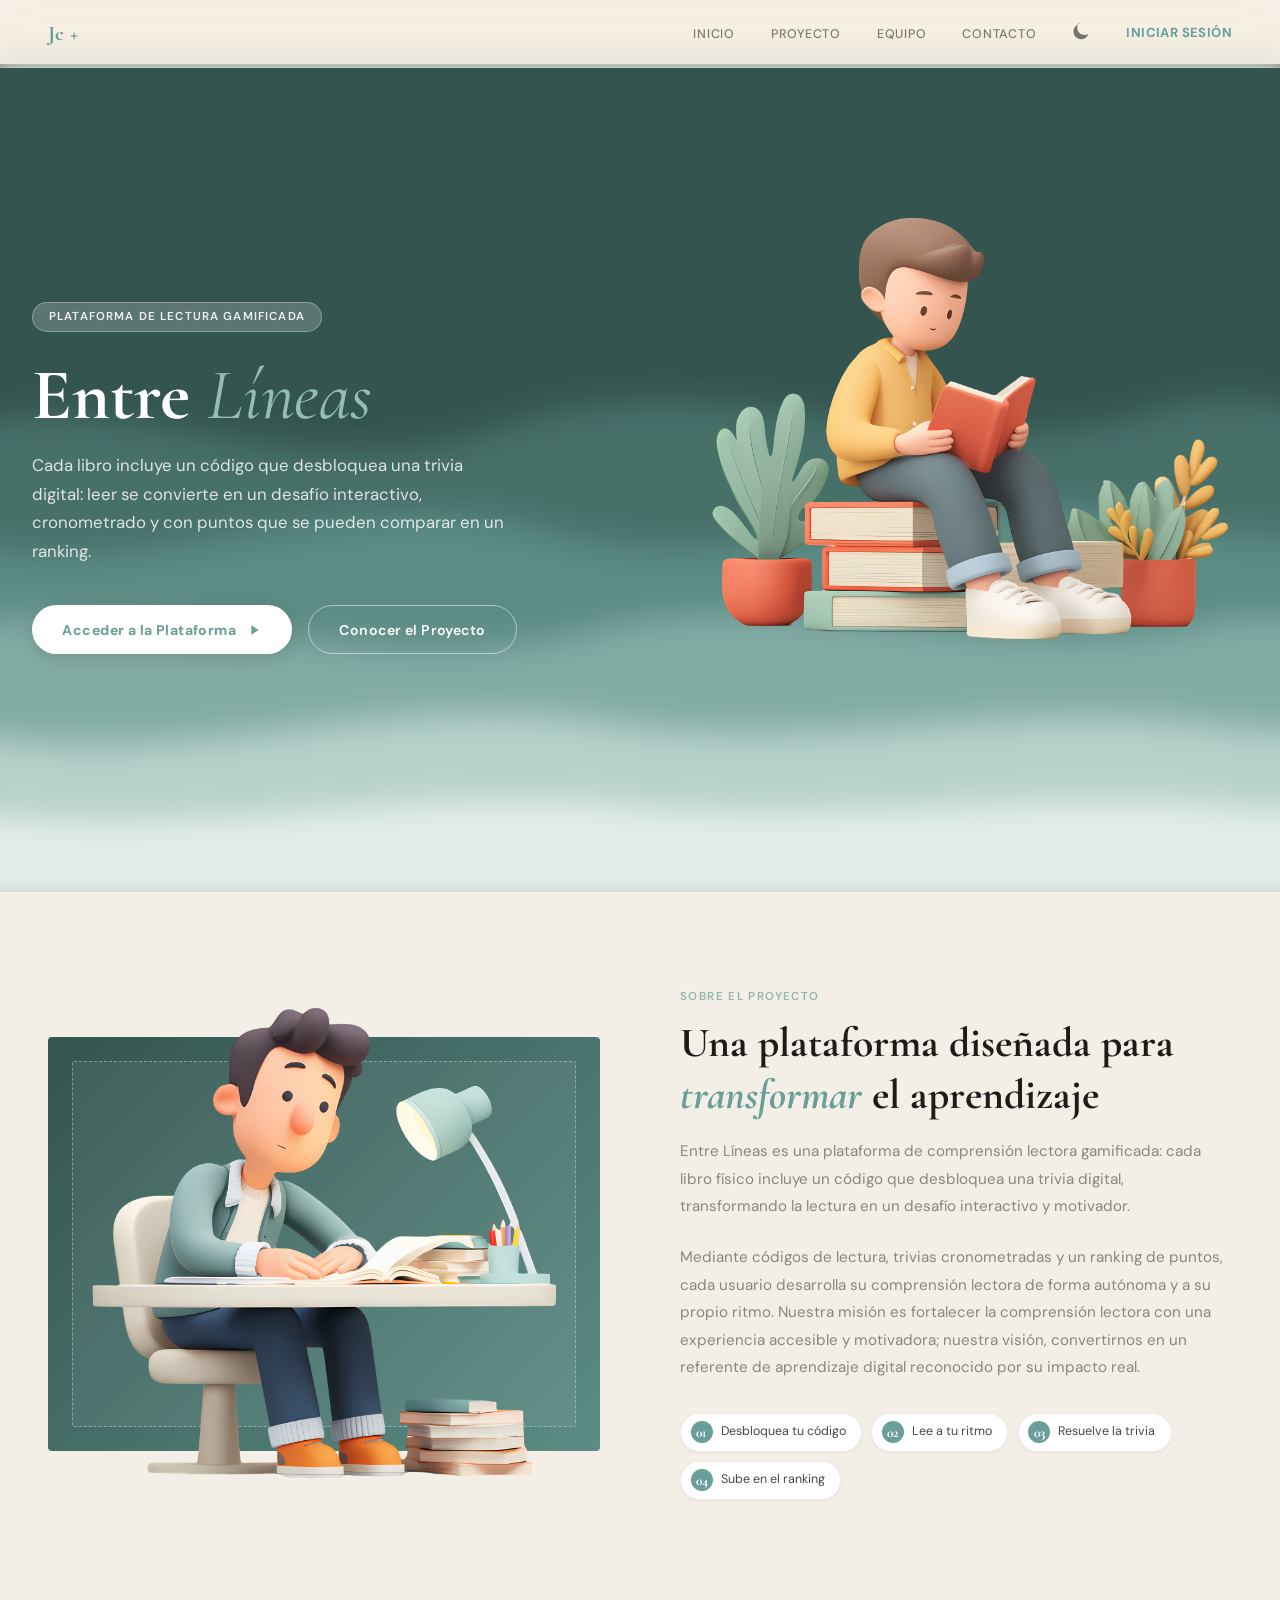
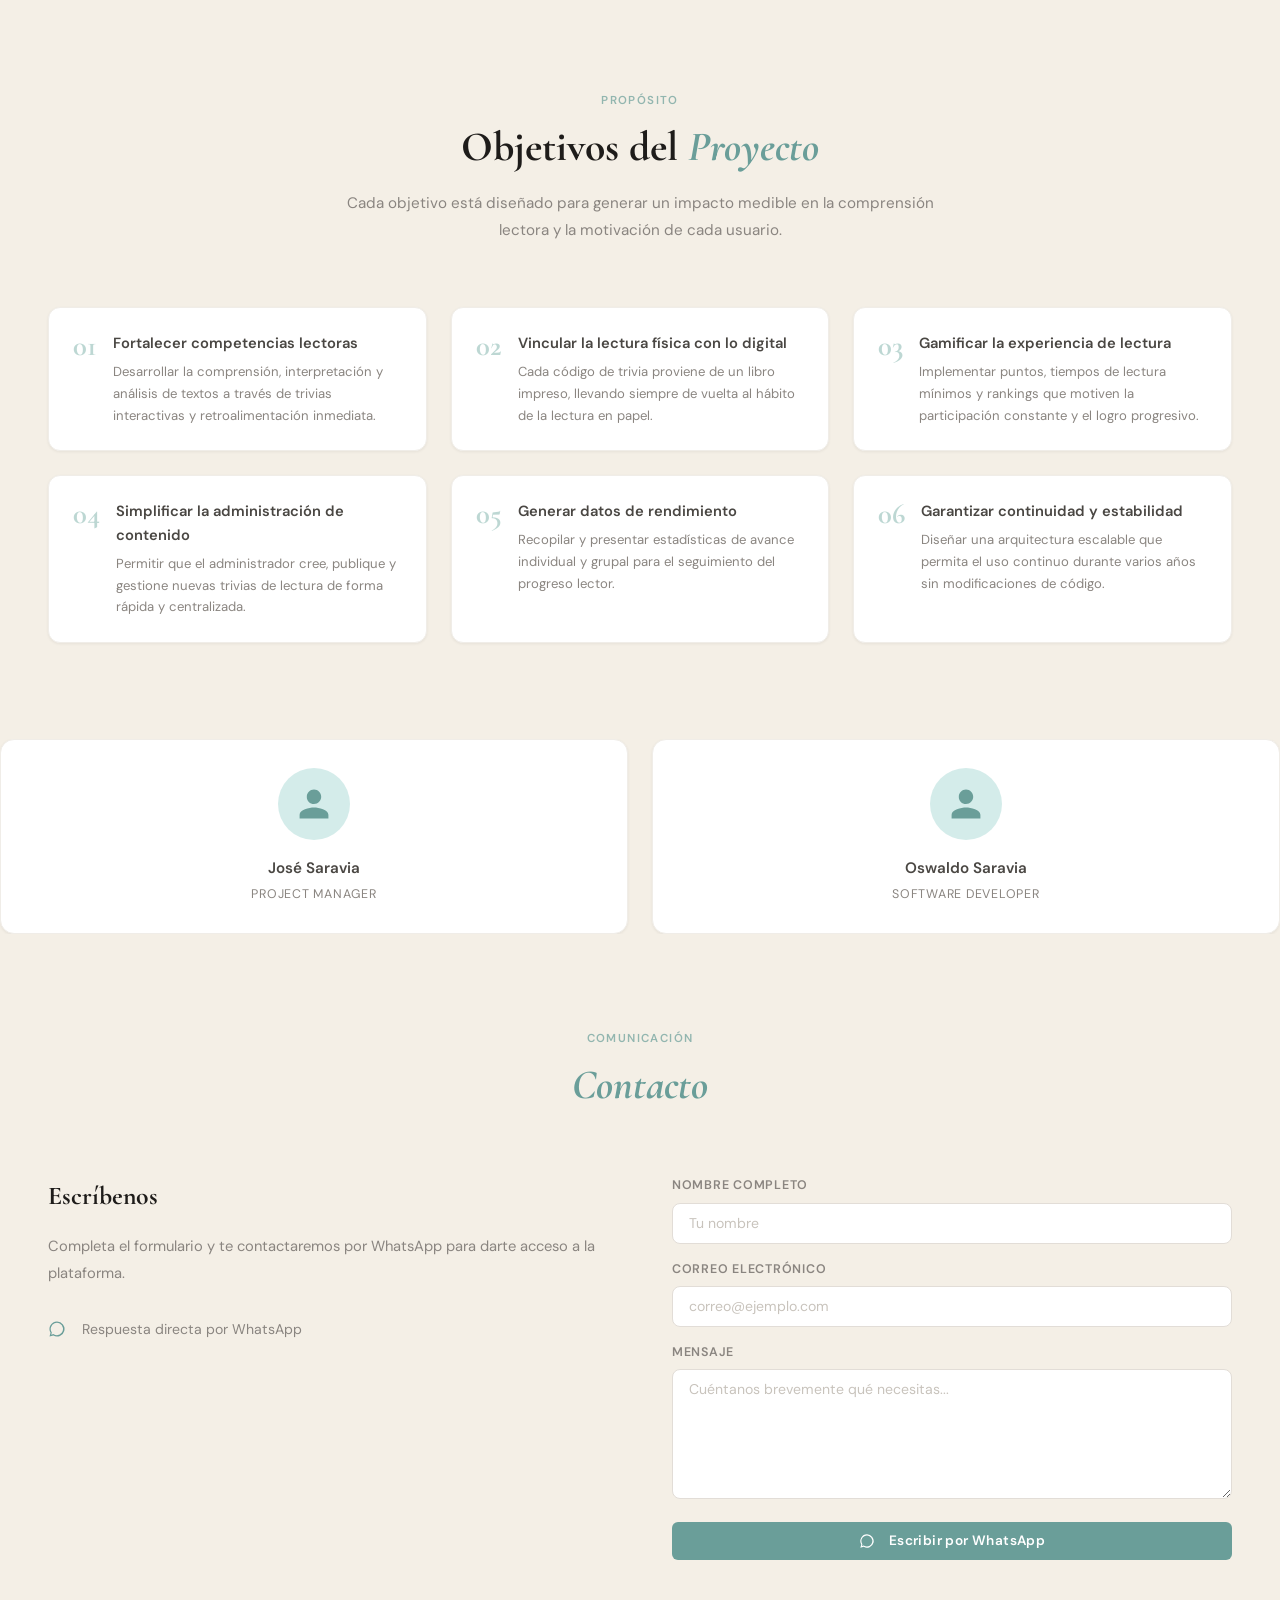
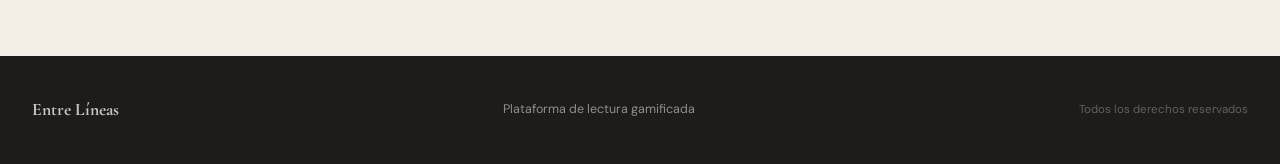
<file: index.html>
<!DOCTYPE html>
<html lang="es">
<head>
    <meta charset="UTF-8">
    <meta name="viewport" content="width=device-width, initial-scale=1.0">
    <title>Entre Líneas — Plataforma de Lectura Gamificada</title>
    <link rel="stylesheet" href="css/landing/landing.css">
    <link rel="manifest" href="/manifest.json">
    <meta name="theme-color" content="#ffffff">
</head>
<body>

<div id="el-loader">
    <div class="el-loader-waves">
        <svg viewBox="0 0 1440 500" preserveAspectRatio="none" xmlns="http://www.w3.org/2000/svg">
            <rect x="0" y="0" width="1440" height="500" fill="var(--wave-1)"/>
            <path fill="var(--wave-3)" d="M-80,230 C160,300 380,160 620,225 C860,290 1080,150 1320,215 C1400,238 1460,225 1520,235 L1520,640 L-80,640 Z"/>
            <path fill="var(--wave-5)" d="M-80,440 C200,500 420,395 680,435 C920,472 1140,405 1380,440 C1430,447 1470,440 1520,445 L1520,640 L-80,640 Z"/>
        </svg>
    </div>
    <div class="el-loader-center">
        <div class="el-loader-logo">Entre <em>Líneas</em></div>
        <div class="el-loader-bar"><div class="el-loader-bar-fill"></div></div>
        <div class="el-loader-tip">Cargando...</div>
    </div>
</div>

<div data-include="partials/navbar.html"></div>
<div data-include="partials/hero.html"></div>
<div data-include="partials/proyecto.html"></div>
<div data-include="partials/objetivos.html"></div>
<div data-include="partials/equipo.html"></div>
<div data-include="partials/contacto.html"></div>
<div data-include="partials/footer.html"></div>

<!-- ════════════════════════════════════════════════════════
     JAVASCRIPT LANDING
════════════════════════════════════════════════════════ -->
<script src="js/ui/notify.js"></script>
<script src="js/ui/theme.js"></script>
<script src="js/ui/waves.js"></script>
<script src="js/ui/includes.js"></script>
<script src="js/ui/loader.js"></script>
<script>
  if ('serviceWorker' in navigator) {
    navigator.serviceWorker.register('/sw.js');
  }
</script>
<script>
elLoadIncludes().then(() => {
    document.querySelector('.el-theme-toggle-icon').innerHTML = elThemeIconInicial();
    elInsertWaves('hero-waves-container', '68%', true);

    // ---------- MENÚ MÓVIL ----------
    window.toggleMenu = function () { document.getElementById('nav-links').classList.toggle('open'); };
    window.cerrarMenu = function () { document.getElementById('nav-links').classList.remove('open'); };

    // ---------- NAVBAR SCROLL ----------
    window.addEventListener('scroll', () => {
        const nav = document.getElementById('navbar');
        nav.style.boxShadow = window.scrollY > 20 ? '0 2px 20px rgba(0,0,0,0.08)' : 'none';
    });

    // ---------- EFECTO TYPING DEL TÍTULO ----------
    window.elTypingEffect = function () {
        const palabra1 = 'Entre', palabra2 = 'Líneas';
        const el1 = document.getElementById('typing-1');
        const el2 = document.getElementById('typing-2');
        const cursor = document.getElementById('typing-cursor');
        let i = 0, j = 0;
        function escribir1() {
            if (i <= palabra1.length) { el1.textContent = palabra1.slice(0, i); i++; setTimeout(escribir1, 70); }
            else setTimeout(escribir2, 150);
        }
        function escribir2() {
            if (j <= palabra2.length) { el2.textContent = palabra2.slice(0, j); j++; setTimeout(escribir2, 70); }
            else setTimeout(() => cursor.style.display = 'none', 1200);
        }
        escribir1();
    };
    elTypingEffect();
    setTimeout(elOcultarLoader, 400);

    // ---------- CONTACTO → WHATSAPP ----------
  
    window.WHATSAPP_CONTACTO = "51978159209";

    window.enviarContacto = function () {
        const nombre  = document.getElementById('contacto-nombre').value.trim();
        const correo  = document.getElementById('contacto-correo').value.trim();
        const mensaje = document.getElementById('contacto-mensaje').value.trim();

        if (!nombre || !correo) {
            elToast('Por favor completa al menos tu nombre y correo.', 'error');
            return;
        }

        const texto =
            `Hola, quiero solicitar acceso a Entre Líneas.%0A` +
            `Nombre: ${encodeURIComponent(nombre)}%0A` +
            `Correo: ${encodeURIComponent(correo)}` +
            (mensaje ? `%0AMensaje: ${encodeURIComponent(mensaje)}` : '');

        window.open(`https://wa.me/${window.WHATSAPP_CONTACTO}?text=${texto}`, '_blank');
    };
});
</script>

</body>
</html>
</file>
<file: css/landing/landing.css>
/* ============================================================
   ENTRE LÍNEAS v2 — css/landing/landing.css
   Estilos exclusivos de la página pública (index.html)
   ============================================================ */

@import url('../variables.css');

body { padding-top: 64px; }

/* ============================================================
   NAVBAR LANDING
   ============================================================ */
.navbar {
    position: fixed; top: 0; left: 0; width: 100%; height: 68px;
    background: rgba(244, 239, 230, 0.4);
    border-bottom: 1px solid rgba(255,255,255,0.25);
    backdrop-filter: blur(16px) saturate(160%);
    -webkit-backdrop-filter: blur(16px) saturate(160%);
    z-index: var(--z-nav);
    display: flex; align-items: center;
    transition: background var(--ease);
}
:root[data-theme="dark"] .navbar {
    background: rgba(20, 24, 22, 0.35);
    border-bottom-color: rgba(255,255,255,0.08);
}
.nav-container {
    max-width: 1500px; width: 100%; margin: 0 auto;
    padding: 0 clamp(1.25rem, 4vw, 3rem);
    display: flex; align-items: center; justify-content: space-between;
}
.nav-right { display: flex; align-items: center; gap: 2.25rem; }
.nav-logo {
    font-family: var(--font-serif);
    font-size: 1.3rem; font-weight: 700;
    color: var(--tierra-2);
    letter-spacing: 0.01em;
}
.nav-links {
    display: flex; list-style: none; gap: 2.25rem;
}
.nav-links a {
    position: relative;
    font-size: 0.78rem; font-weight: 500;
    text-transform: uppercase; letter-spacing: 0.06em;
    color: var(--gray-700); opacity: 0.7;
    transition: opacity var(--ease), color var(--ease);
    padding-bottom: 4px;
}
.nav-links a::after {
    content: ''; position: absolute; left: 0; bottom: 0;
    width: 100%; height: 2px; border-radius: 2px;
    background: var(--tierra-2);
    transform: scaleX(0); transform-origin: left;
    transition: transform 0.3s cubic-bezier(.22,1,.36,1);
}
.nav-links a:hover { opacity: 1; color: var(--tierra-2); }
.nav-links a:hover::after { transform: scaleX(1); }
.nav-cta {
    background: transparent;
    color: var(--tierra-2);
    padding: 0.4rem 0;
    font-size: 0.82rem; font-weight: 700;
    letter-spacing: 0.03em;
    text-transform: uppercase;
    border: none; border-bottom: 1.5px solid transparent;
    cursor: pointer;
    transition: border-color var(--ease), color var(--ease);
}
.nav-cta:hover { border-bottom-color: var(--tierra-2); }

.theme-toggle-nav {
    width: auto; height: auto; border-radius: 0;
    border: none; background: none;
    display: flex; align-items: center; justify-content: center; cursor: pointer;
    opacity: 0.75; transition: opacity var(--ease), transform var(--ease);
}
.theme-toggle-nav:hover { opacity: 1; transform: scale(1.1); }
.theme-toggle-nav svg { width: 18px; height: 18px; fill: var(--gray-700, #444); }

.menu-toggle {
    display: none; flex-direction: column; gap: 4px;
    background: transparent; border: none; padding: 4px;
}
.menu-toggle span {
    display: block; width: 22px; height: 1.5px;
    background: var(--tierra-1); border-radius: 2px;
    transition: transform var(--ease), opacity var(--ease);
}

/* ============================================================
   HERO
   ============================================================ */
.hero {
    background: var(--wave-1);
    min-height: 92vh;
    display: flex; align-items: center;
    position: relative; overflow: hidden;
    z-index: 1;
}
.hero-waves-container { position: absolute; inset: 0; z-index: 0; overflow: hidden; }
.hero-waves-container .el-waves-wrap { height: 100%; }
.hero-waves-container .el-waves-wrap { position: absolute; inset: 0; }

.hero-inner {
    max-width: 1500px; width: 100%; margin: 0 auto;
    padding: 4rem 2rem;
    display: grid; grid-template-columns: 1.05fr 0.95fr; gap: 3rem;
    align-items: center;
    position: relative; z-index: 2;
}
.hero-tag {
    display: inline-block;
    background: rgba(255,255,255,0.2);
    color: rgba(255,255,255,0.9);
    padding: 0.3rem 1rem;
    border-radius: 20px;
    font-size: 0.72rem; font-weight: 600;
    text-transform: uppercase; letter-spacing: 0.1em;
    margin-bottom: 1.5rem;
    border: 1px solid rgba(255,255,255,0.3);
}
.hero h1 {
    font-family: var(--font-serif);
    font-size: clamp(2.8rem, 6vw, 4.5rem);
    font-weight: 700; line-height: 1.1;
    color: #ffffff;
    margin-bottom: 1rem;
}
.hero h1 em { font-style: italic; font-weight: 400; color: var(--tierra-3); opacity: 1; }

/* Efecto typing del título */
.hero h1 .typing-cursor {
    display: inline-block; width: 3px; height: 0.85em;
    background: var(--tierra-3);
    margin-left: 4px; vertical-align: -0.1em;
    animation: el-blink 0.9s step-end infinite;
}
@keyframes el-blink { 0%, 100% { opacity: 1; } 50% { opacity: 0; } }
.hero-sub {
    font-size: 1.05rem; color: rgba(255,255,255,0.82);
    max-width: 480px; line-height: 1.7;
    margin-bottom: 2.5rem;
}
.hero-actions { display: flex; gap: 1rem; flex-wrap: wrap; }
.hero-btn-primary {
    background: var(--white);
    color: var(--tierra-2);
    padding: 0.9rem 1.9rem;
    border-radius: 999px;
    font-weight: 700; font-size: 0.88rem;
    letter-spacing: 0.03em;
    border: none; cursor: pointer;
    display: inline-flex; align-items: center; gap: 0.6rem;
    transition: transform var(--ease), box-shadow var(--ease), gap var(--ease);
    box-shadow: 0 4px 18px rgba(0,0,0,0.12);
}
.hero-btn-primary svg { width: 16px; height: 16px; fill: currentColor; transition: transform var(--ease); }
.hero-btn-primary:hover { transform: translateY(-3px); box-shadow: 0 10px 28px rgba(0,0,0,0.2); gap: 0.9rem; }
.hero-btn-primary:hover svg { transform: translateX(2px); }
.hero-btn-ghost {
    background: transparent;
    border: 1.5px solid rgba(255,255,255,0.5);
    color: var(--white);
    padding: 0.9rem 1.9rem;
    border-radius: 999px;
    font-weight: 600; font-size: 0.88rem;
    letter-spacing: 0.03em;
    cursor: pointer;
    transition: background var(--ease), border-color var(--ease), transform var(--ease);
}
.hero-btn-ghost:hover { background: rgba(255,255,255,0.12); border-color: rgba(255,255,255,0.85); transform: translateY(-3px); }

/* Galería polaroid flotante (trasladada aquí desde el login) */
.hero-gallery {
    position: relative; height: 560px;
    display: none;
}
.hero-gallery .polaroid {
    position: absolute; width: 152px;
    background: #fff; padding: 0.55rem 0.55rem 0.9rem; border-radius: 4px;
    box-shadow: 0 14px 34px rgba(0,0,0,0.25);
    animation: el-float 6s ease-in-out infinite;
}
.hero-gallery .polaroid img { width: 100%; aspect-ratio: 1/1; object-fit: cover; display: block; background: #e5ded2; }
.hero-gallery .polaroid-placeholder {
    width: 100%; aspect-ratio: 1/1; display: flex; align-items: center; justify-content: center;
    color: #b7ada0; background: #efe9df;
}
.hero-gallery .polaroid-placeholder svg { width: 24px; height: 24px; fill: currentColor; }
.hero-gallery .polaroid figcaption {
    font-family: var(--font-mono); font-size: 0.64rem; color: #555;
    text-align: center; margin-top: 0.45rem;
}
.hero-gallery .p-float-1 { top: 0%;   left: 4%;  width: 150px; transform: rotate(-7deg);  animation-delay: 0s; }
.hero-gallery .p-float-2 { top: 3%;   left: 40%; width: 132px; transform: rotate(4deg);   animation-delay: 1.2s; }
.hero-gallery .p-float-3 { top: 1%;   left: 72%; width: 158px; transform: rotate(6deg);   animation-delay: 2.1s; }
.hero-gallery .p-float-4 { top: 30%;  left: 0%;  width: 140px; transform: rotate(5deg);   animation-delay: 0.6s; }
.hero-gallery .p-float-5 { top: 27%;  left: 36%; width: 118px; transform: rotate(-3deg);  animation-delay: 1.8s; z-index: 2; }
.hero-gallery .p-float-6 { top: 34%;  left: 66%; width: 148px; transform: rotate(-6deg);  animation-delay: 2.6s; }
.hero-gallery .p-float-7 { top: 62%;  left: 20%; width: 160px; transform: rotate(3deg);   animation-delay: 3.2s; }

@keyframes el-float {
    0%, 100% { transform: translateY(0) rotate(var(--r, 0deg)); }
    50%      { transform: translateY(-14px) rotate(var(--r, 0deg)); }
}

@media (min-width: 860px) {
    .hero-gallery { display: block; }
}
@media (max-width: 859px) {
    .hero-inner { grid-template-columns: 1fr; }
}

/* ============================================================
   SECCIONES GENERALES
   ============================================================ */
.section {
    padding: 6rem clamp(1.25rem, 4vw, 3rem);
    position: relative;
}
.section-inner { max-width: 1420px; margin: 0 auto; }

.section-header {
    text-align: center;
    margin-bottom: 4rem;
}
.section-eyebrow {
    font-size: 0.72rem; font-weight: 600;
    text-transform: uppercase; letter-spacing: 0.12em;
    color: var(--tierra-2); opacity: 0.7;
    margin-bottom: 0.75rem;
    display: block;
}
.section-title {
    font-family: var(--font-serif);
    font-size: clamp(1.8rem, 4vw, 2.6rem);
    font-weight: 700; line-height: 1.25;
    color: var(--gray-900);
    margin-bottom: 1rem;
}
.section-title em { font-style: italic; color: var(--tierra-2); }
.section-desc {
    color: var(--gray-500);
    font-size: 0.95rem; max-width: 600px;
    margin: 0 auto; line-height: 1.75;
}

/* ============================================================
   MÓDULOS GRID
   ============================================================ */
.modules-grid {
    display: grid;
    grid-template-columns: repeat(auto-fit, minmax(210px, 1fr));
    gap: 1.25rem;
}
.module-card {
    border-radius: 14px;
    padding: 2rem 1.5rem;
    position: relative; overflow: hidden;
    transition: transform var(--ease), box-shadow var(--ease);
    cursor: default;
}
.module-card::before {
    content: '';
    position: absolute; top: -30px; right: -30px;
    width: 120px; height: 120px; border-radius: 50%;
    background: rgba(255,255,255,0.15);
}
.module-card:hover { transform: translateY(-4px); box-shadow: var(--shadow-md); }

.module-card.textos  { background: var(--textos-bg);  border: 1px solid var(--textos-light); }
.module-card.numeros { background: var(--numeros-bg); border: 1px solid var(--numeros-light); }
.module-card.ideas   { background: var(--ideas-bg);   border: 1px solid var(--ideas-light); }
.module-card.tiempos { background: var(--tiempos-bg); border: 1px solid var(--tiempos-light); }
.module-card.voces   { background: var(--voces-bg);   border: 1px solid var(--voces-light); }

.module-icon {
    width: 44px; height: 44px;
    margin-bottom: 1rem;
}
.module-icon svg { width: 100%; height: 100%; }
.textos  .module-icon svg { fill: var(--textos-accent);  }
.numeros .module-icon svg { fill: var(--numeros-accent); }
.ideas   .module-icon svg { fill: var(--ideas-accent);   }
.tiempos .module-icon svg { fill: var(--tiempos-accent); }
.voces   .module-icon svg { fill: var(--voces-accent);   }

.module-name {
    font-family: var(--font-serif);
    font-size: 1.2rem; font-weight: 700;
    color: var(--gray-900); margin-bottom: 0.5rem;
}
.module-desc { font-size: 0.82rem; color: var(--gray-500); line-height: 1.6; }

.module-missions {
    margin-top: 1.25rem;
    display: flex; flex-direction: column; gap: 0.4rem;
}
.mission-tag {
    font-size: 0.72rem; font-weight: 500;
    color: var(--gray-500); padding: 0.25rem 0;
    border-top: 1px solid rgba(0,0,0,0.06);
    letter-spacing: 0.02em;
}
.mission-tag:first-child { border-top: none; }

/* ============================================================
   SOBRE EL PROYECTO — dos columnas
   ============================================================ */
.about-grid {
    display: grid; grid-template-columns: 1fr 1fr; gap: 5rem;
    align-items: center;
}

/* Marco estético para colocar una imagen de referencia */
.about-frame {
    position: relative;
    aspect-ratio: 4/3;
    border-radius: 4px;
    background: linear-gradient(135deg, var(--wave-1), var(--wave-3));
    padding: 1.5rem;
}
.about-frame-corner {
    position: absolute; width: 34px; height: 34px;
    border: 2px solid rgba(255,255,255,0.75);
}
.about-frame-corner.tl { top: 0.6rem; left: 0.6rem; border-right: none; border-bottom: none; }
.about-frame-corner.tr { top: 0.6rem; right: 0.6rem; border-left: none; border-bottom: none; }
.about-frame-corner.bl { bottom: 0.6rem; left: 0.6rem; border-right: none; border-top: none; }
.about-frame-corner.br { bottom: 0.6rem; right: 0.6rem; border-left: none; border-top: none; }
.about-frame-inner {
    width: 100%; height: 100%; border-radius: 2px;
    background: rgba(255,255,255,0.06);
    border: 1px dashed rgba(255,255,255,0.35);
    display: flex; flex-direction: column; align-items: center; justify-content: center; gap: 0.85rem;
}
.about-frame-icon { width: 42px; height: 42px; fill: rgba(255,255,255,0.55); }
.about-frame-tip {
    font-size: 0.75rem; color: rgba(255,255,255,0.65);
    text-align: center; max-width: 220px; line-height: 1.5;
    padding: 0 1rem;
}

/* Pasos como chips compactos, junto al texto */
.about-steps-inline { display: flex; flex-wrap: wrap; gap: 0.6rem; margin-top: 0.5rem; }
.about-step-chip {
    display: flex; align-items: center; gap: 0.5rem;
    background: var(--white); border: 1px solid var(--gray-100);
    border-radius: 999px; padding: 0.45rem 0.95rem 0.45rem 0.6rem;
    font-size: 0.78rem; color: var(--gray-700);
    box-shadow: var(--shadow-xs);
}
.about-step-chip span {
    font-family: var(--font-serif); font-weight: 700; font-size: 0.85rem;
    color: var(--white); background: var(--tierra-2);
    width: 22px; height: 22px; border-radius: 50%;
    display: flex; align-items: center; justify-content: center;
    flex-shrink: 0;
}

/* ============================================================
   OBJETIVOS — lista con iconos
   ============================================================ */
.objetivos-grid {
    display: grid; grid-template-columns: repeat(auto-fit, minmax(280px, 1fr));
    gap: 1.5rem;
}
.objetivo-item {
    display: flex; gap: 1rem;
    background: var(--white);
    border-radius: 12px; padding: 1.5rem;
    box-shadow: var(--shadow-xs);
    border: 1px solid var(--gray-100);
    transition: transform var(--ease);
}
.objetivo-item:hover { transform: translateY(-2px); }
.objetivo-num {
    font-family: var(--font-serif);
    font-size: 1.8rem; font-weight: 700;
    color: var(--tierra-3); opacity: 0.6;
    flex-shrink: 0; line-height: 1;
}
.objetivo-text h4 { font-size: 0.92rem; font-weight: 600; color: var(--gray-700); margin-bottom: 0.35rem; }
.objetivo-text p  { font-size: 0.82rem; color: var(--gray-500); line-height: 1.65; }

/* ============================================================
   EQUIPO
   ============================================================ */
.team-grid {
    display: grid; grid-template-columns: repeat(auto-fit, minmax(200px, 1fr));
    gap: 1.5rem;
}
.team-card {
    background: var(--white);
    border-radius: 14px; padding: 1.75rem 1.25rem;
    text-align: center;
    box-shadow: var(--shadow-xs);
    border: 1px solid var(--gray-100);
    transition: transform var(--ease);
}
.team-card:hover { transform: translateY(-3px); }
.team-avatar {
    width: 72px; height: 72px;
    border-radius: 50%;
    background: var(--textos-light);
    margin: 0 auto 1rem;
    display: flex; align-items: center; justify-content: center;
}
.team-avatar svg { width: 36px; height: 36px; fill: var(--tierra-2); }
.team-name { font-weight: 600; font-size: 0.95rem; color: var(--gray-700); margin-bottom: 0.3rem; }
.team-role { font-size: 0.78rem; color: var(--gray-500); text-transform: uppercase; letter-spacing: 0.06em; }

/* ============================================================
   CONTACTO
   ============================================================ */
.contacto-grid {
    display: grid; grid-template-columns: 1fr 1fr; gap: 4rem;
    align-items: start;
}
.contacto-info h3 {
    font-family: var(--font-serif);
    font-size: 1.6rem; font-weight: 700;
    color: var(--gray-900); margin-bottom: 1rem;
}
.contacto-info p { color: var(--gray-500); font-size: 0.92rem; line-height: 1.8; }
.contact-items { margin-top: 2rem; display: flex; flex-direction: column; gap: 1rem; }
.contact-item {
    display: flex; gap: 1rem; align-items: flex-start;
    font-size: 0.88rem; color: var(--gray-500);
}
.contact-item svg { width: 18px; height: 18px; fill: var(--tierra-2); flex-shrink: 0; margin-top: 2px; }

.contacto-form { display: flex; flex-direction: column; gap: 1rem; }
.contacto-form label { font-size: 0.78rem; font-weight: 600; text-transform: uppercase; letter-spacing: 0.06em; color: var(--gray-500); display: block; margin-bottom: 0.4rem; }
.contacto-form textarea.input { resize: vertical; min-height: 130px; }

/* ============================================================
   FOOTER
   ============================================================ */
.footer {
    background: var(--gray-900);
    color: rgba(255,255,255,0.5);
    padding: 2.5rem 2rem;
}
.footer-inner {
    max-width: 1420px; margin: 0 auto;
    display: flex; justify-content: space-between; align-items: center;
    flex-wrap: wrap; gap: 1rem;
}
.footer-logo {
    font-family: var(--font-serif);
    font-size: 1.1rem; font-weight: 700;
    color: rgba(255,255,255,0.75);
}
.footer-copy { font-size: 0.78rem; }

/* ============================================================
   RESPONSIVE
   ============================================================ */
@media (max-width: 900px) {
    .hero-inner      { grid-template-columns: 1fr; gap: 2.5rem; }
    .about-grid      { grid-template-columns: 1fr; gap: 2rem; }
    .contacto-grid   { grid-template-columns: 1fr; gap: 2rem; }
}
@media (max-width: 640px) {
    .nav-links    { display: none; }
    .menu-toggle  { display: flex; }
    .nav-links.open {
        display: flex; flex-direction: column;
        position: fixed; top: 68px; left: 0; right: 0;
        background: rgba(244,239,230,0.98);
        backdrop-filter: blur(16px);
        padding: 1.5rem 2rem;
        gap: 1.25rem; z-index: 999;
        border-bottom: 1px solid var(--gray-100);
    }
    :root[data-theme="dark"] .nav-links.open {
        background: rgba(20,24,22,0.98);
    }
    .section { padding: 4rem 1.25rem; }
    .modules-grid { grid-template-columns: 1fr 1fr; }
}
@media (max-width: 400px) {
    .modules-grid { grid-template-columns: 1fr; }
}
</file>
